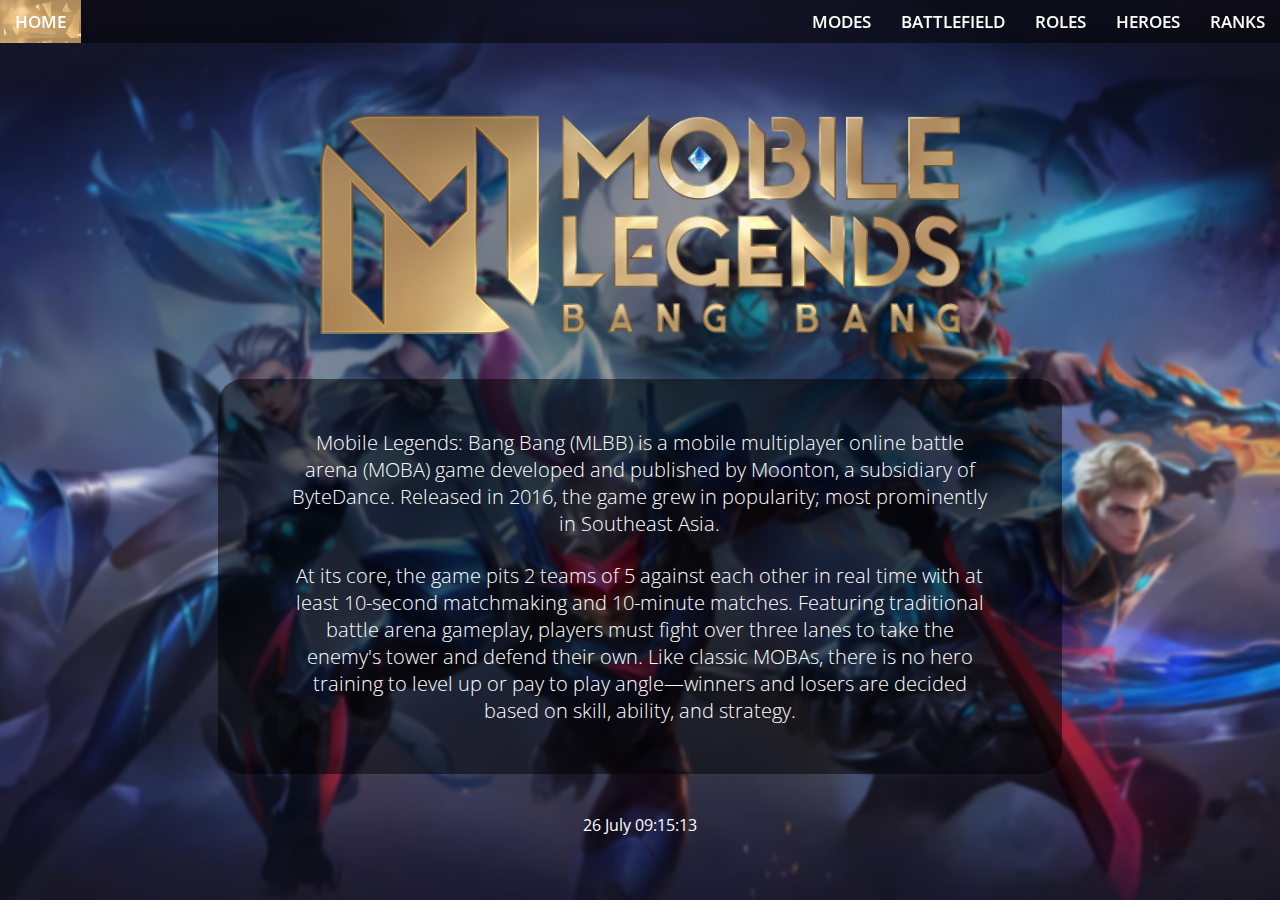
<file: index.html>
<!DOCTYPE html>
<html lang="en">
  <head>
    <meta charset="UTF-8" />
    <meta name="author" content="Mylana Herasymenko" />
    <meta name="description" content="Strona zaliczeniowa" />
    <meta name="keywords" content="MLBB, mobile legends, game" />
    <meta name="viewport" content="width=device-width, initial-scale=1.0" />

    <title>Home</title>
    <link rel="icon" type="image/x-icon" href="images/favicon.png" />
    <link rel="stylesheet" href="style_home.css" />
    <link rel="stylesheet" href="style_general.css" />
    <link rel="preconnect" href="https://fonts.googleapis.com" />
    <link rel="preconnect" href="https://fonts.gstatic.com" crossorigin />
    <link
      href="https://fonts.googleapis.com/css2?family=Lobster&family=Open+Sans:wght@300;400;600&family=Playfair+Display:wght@400;700;900&family=Roboto:wght@100;300;400;700&display=swap"
      rel="stylesheet"
    />
  </head>
  <body>
    <nav class="navbar">
      <ul>
        <li id="home" class="active">
          <a href="./index.html">Home</a>
        </li>
        <li><a href="./ranks.html">Ranks</a></li>
        <li><a href="./heroes.html">Heroes</a></li>
        <li><a href="./roles.html">Roles</a></li>
        <li><a href="./battlefeild.html">Battlefield</a></li>
        <li><a href="./modes.html">Modes</a></li>
      </ul>
    </nav>
    <!-- navbar -->

    <div id="main">
      <img id="logo" src="images/logo2.png" alt="MLBB logo" />
      <div id="text">
        <p id="para1">
          Mobile Legends: Bang Bang (MLBB) is a mobile multiplayer online battle
          arena (MOBA) game developed and published by Moonton, a subsidiary of
          ByteDance. Released in 2016, the game grew in popularity; most
          prominently in Southeast Asia.
        </p>
        <p>
          At its core, the game pits 2 teams of 5 against each other in real
          time with at least 10-second matchmaking and 10-minute matches.
          Featuring traditional battle arena gameplay, players must fight over
          three lanes to take the enemy's tower and defend their own. Like
          classic MOBAs, there is no hero training to level up or pay to play
          angle—winners and losers are decided based on skill, ability, and
          strategy.
        </p>
      </div>
      <!-- text -->
      <p id="dynamicDate"></p>
      <script>
        function getFormattedDate() {
          const months = [
            "January",
            "February",
            "March",
            "April",
            "May",
            "June",
            "July",
            "August",
            "September",
            "October",
            "November",
            "December",
          ];

          const now = new Date();
          const day = now.getDate();
          const month = months[now.getMonth()];
          const hours = now.getHours().toString().padStart(2, "0");
          const minutes = now.getMinutes().toString().padStart(2, "0");
          const seconds = now.getSeconds().toString().padStart(2, "0");

          const formattedDate = `${day} ${month} ${hours}:${minutes}:${seconds}`;
          return formattedDate;
        }

        // Example usage: Update the element with id="dynamicDate" every second
        function updateDynamicDate() {
          const dynamicDateElement = document.getElementById("dynamicDate");
          if (dynamicDateElement) {
            dynamicDateElement.textContent = getFormattedDate();
          }
        }

        // Initial update
        updateDynamicDate();

        // Update the dynamic date every second
        setInterval(updateDynamicDate, 1000);
      </script>
    </div>
    <!-- main -->
    <footer></footer>
  </body>
</html>
</file>
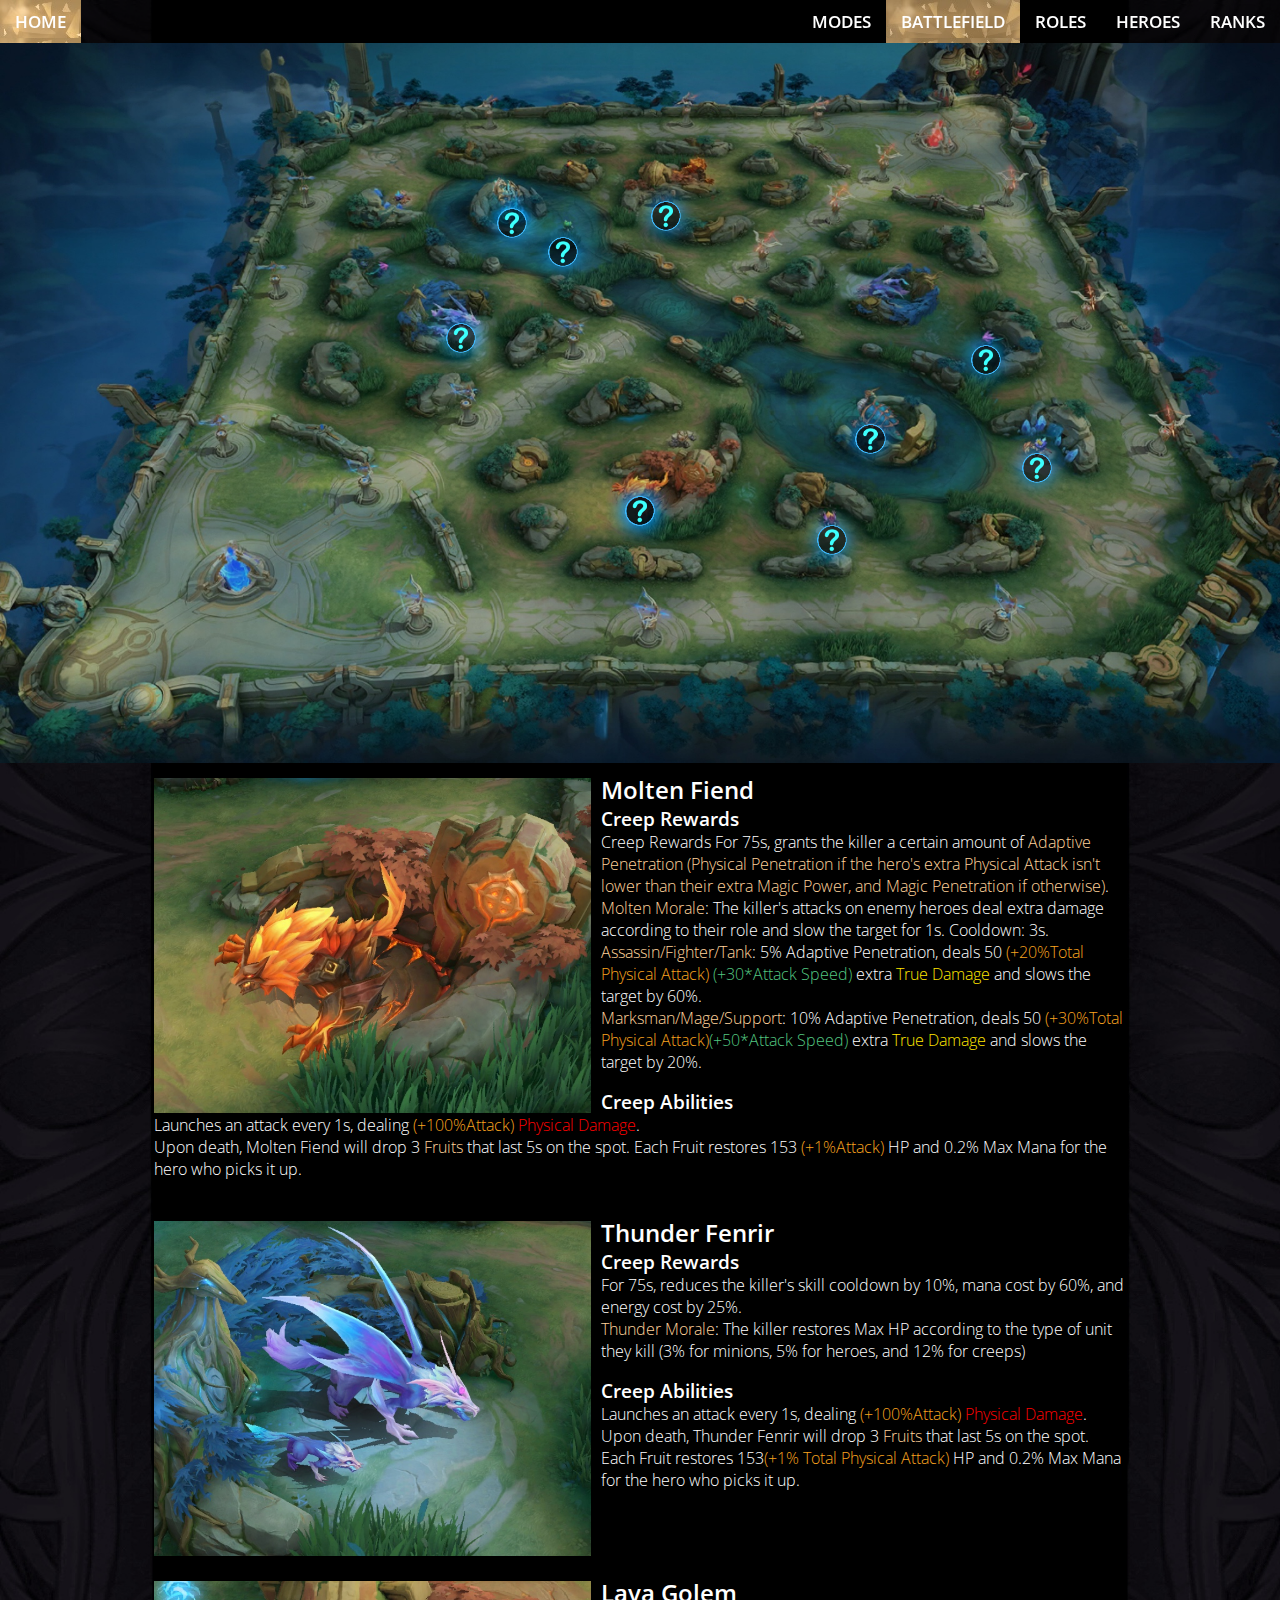
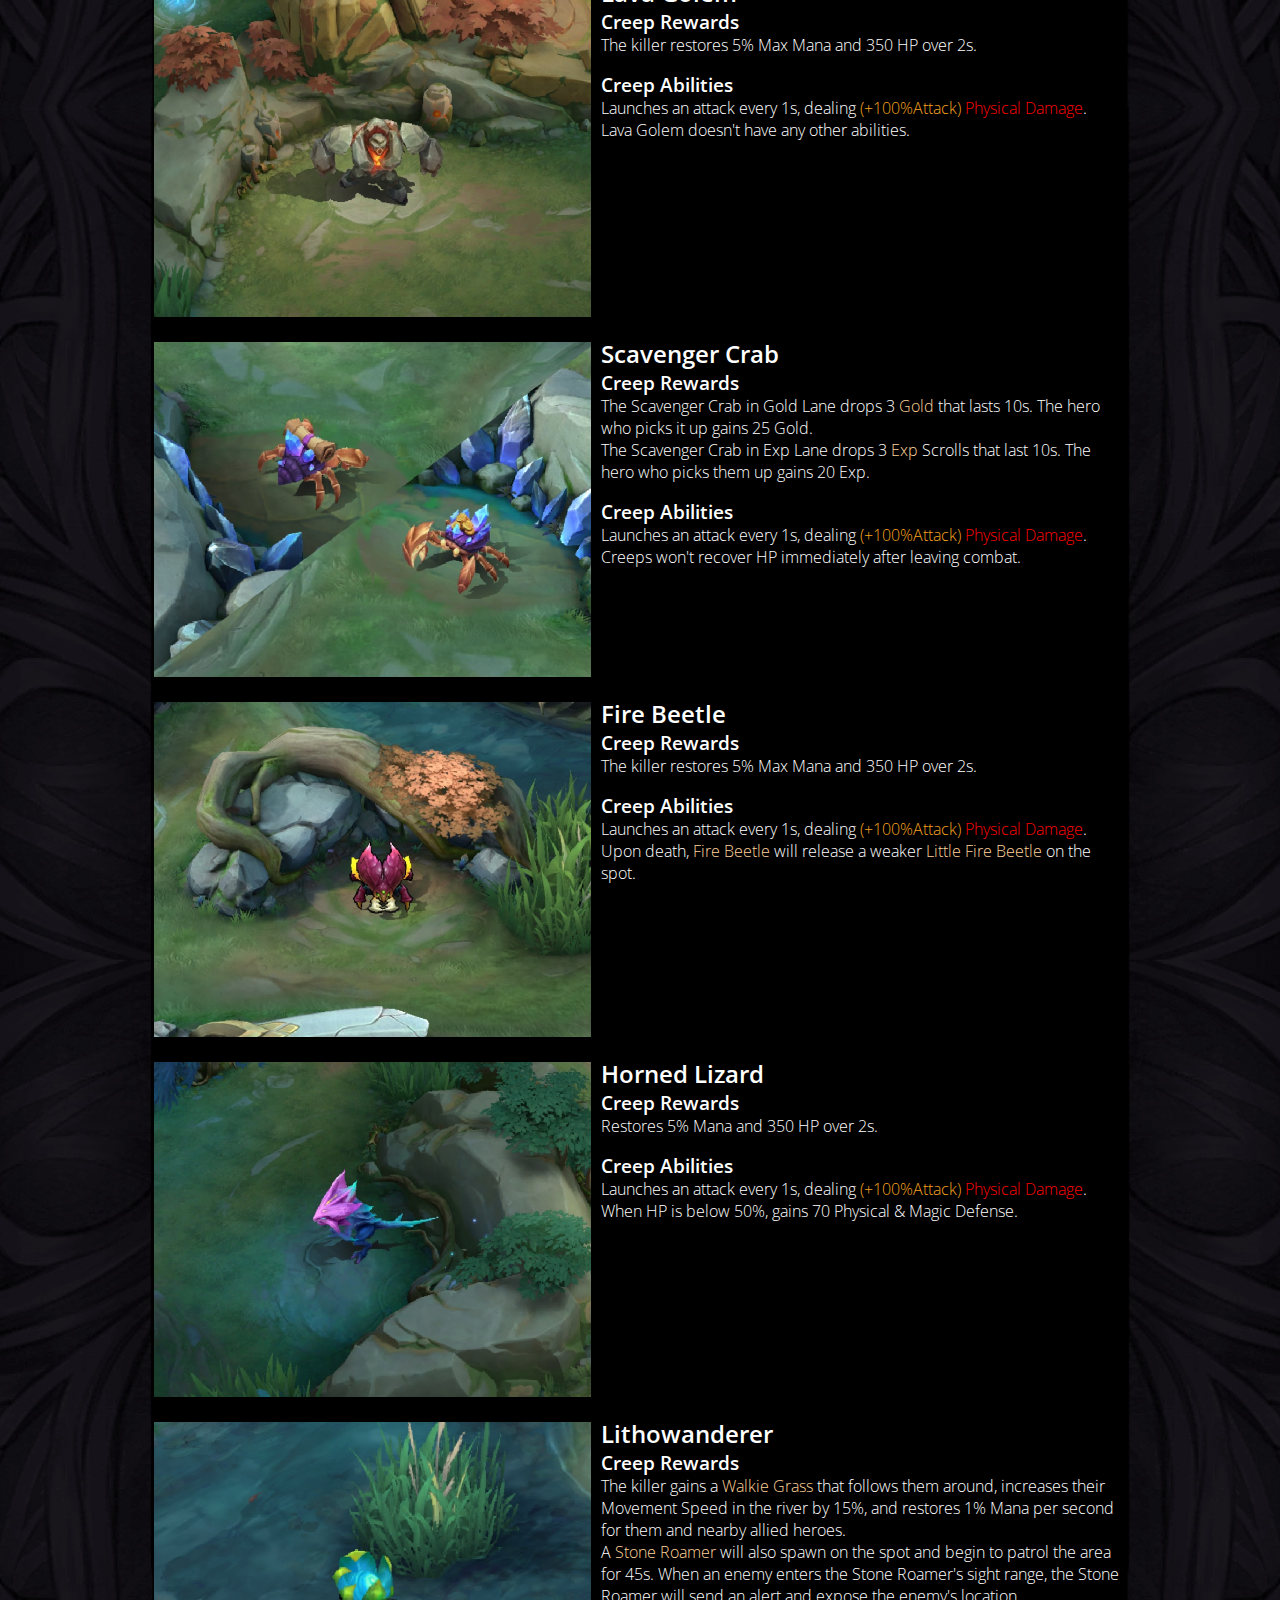
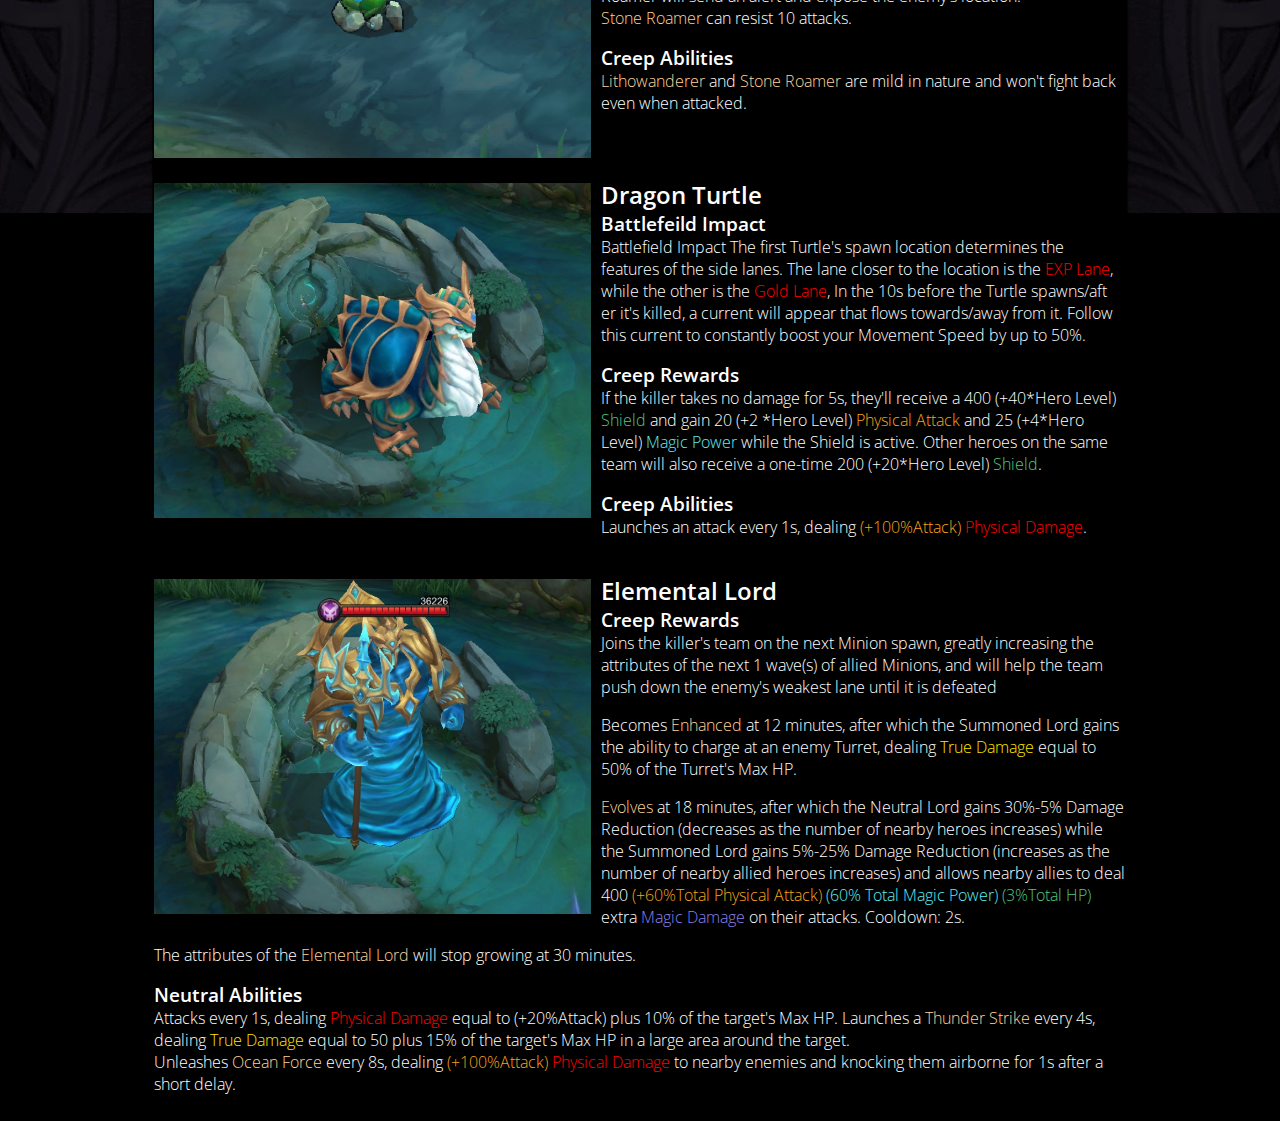
<file: battlefeild.html>
<!DOCTYPE html>
<html lang="en">
  <head>
    <meta charset="UTF-8" />
    <meta name="author" content="Mylana Herasymenko" />
    <meta name="description" content="Strona zaliczeniowa" />
    <meta name="keywords" content="MLBB, mobile legends, game" />
    <meta name="viewport" content="width=device-width, initial-scale=1.0" />

    <title>Battlefeild</title>
    <link rel="icon" type="image/x-icon" href="images/favicon.png" />
    <link rel="stylesheet" href="style_battlefeild.css" />
    <link rel="stylesheet" href="style_general.css" />
    <link rel="preconnect" href="https://fonts.googleapis.com" />
    <link rel="preconnect" href="https://fonts.gstatic.com" crossorigin />
    <link
      href="https://fonts.googleapis.com/css2?family=Lobster&family=Open+Sans:wght@300;400;600&family=Playfair+Display:wght@400;700;900&family=Roboto:wght@100;300;400;700&display=swap"
      rel="stylesheet"
    />
  </head>
  <body>
    <nav class="navbar">
      <ul>
        <li id="home">
          <a href="./index.html">Home</a>
        </li>
        <li><a href="./ranks.html">Ranks</a></li>
        <li><a href="./heroes.html">Heroes</a></li>
        <li><a href="./roles.html">Roles</a></li>
        <li class="active"><a href="./battlefeild.html">Battlefield</a></li>
        <li><a href="./modes.html">Modes</a></li>
      </ul>
    </nav>
    <!-- navbar -->

    <div class="resizableWindow" id="main">
      <div id="battlefeild">
        <a href="#orange"
          ><img
            class="map_animation"
            id="orange_b"
            src="images/Creeps/icon.png"
            alt="?"
        /></a>

        <a href="#orange"
          ><img
            class="map_animation"
            id="orange_b"
            src="images/Creeps/icon.png"
            alt="?"
        /></a>

        <a href="#purple"
          ><img
            class="map_animation"
            id="purple_b"
            src="images/Creeps/icon.png"
            alt="?"
        /></a>

        <a href="#golem"
          ><img
            class="map_animation"
            id="golem_b"
            src="images/Creeps/icon.png"
            alt="?"
        /></a>

        <a href="#crab"
          ><img
            class="map_animation"
            id="crab_b"
            src="images/Creeps/icon.png"
            alt="?"
        /></a>

        <a href="#beetle"
          ><img
            class="map_animation"
            id="beetle_b"
            src="images/Creeps/icon.png"
            alt="?"
        /></a>

        <a href="#lizard"
          ><img
            class="map_animation"
            id="lizard_b"
            src="images/Creeps/icon.png"
            alt="?"
        /></a>

        <a href="#lord"
          ><img
            class="map_animation"
            id="lord_b"
            src="images/Creeps/icon.png"
            alt="?"
        /></a>

        <a href="#turtle"
          ><img
            class="map_animation"
            id="turtle_b"
            src="images/Creeps/icon.png"
            alt="?"
        /></a>

        <a href="#speed"
          ><img
            class="map_animation"
            id="speed_b"
            src="images/Creeps/icon.png"
            alt="?"
        /></a>
      </div>
      <!-- line icons -->
    </div>
    <div id="creeps">
      <div class="container">
        <a id="orange"
          ><img
            class="icon"
            src="images/Creeps/orange.jpg"
            alt="Molten Fiend"
          />
        </a>
        <h2>Molten Fiend</h2>

        <h3>Creep Rewards</h3>
        <p>
          Creep Rewards For 75s, grants the killer a certain amount of
          <span class="yellow"
            >Adaptive Penetration (Physical Penetration if the hero's extra
            Physical Attack isn't lower than their extra Magic Power, and Magic
            Penetration if otherwise)</span
          >.
          <br />
          <span class="yellow">Molten Morale</span>: The killer's attacks on
          enemy heroes deal extra damage according to their role and slow the
          target for 1s. Cooldown: 3s.
          <br />
          <span class="yellow">Assassin/Fighter/Tank</span>: 5% Adaptive
          Penetration, deals 50
          <span class="orange">(+20%Total Physical Attack)</span>
          <span class="green">(+30*Attack Speed)</span> extra
          <span class="true_yellow">True Damage</span> and slows the target by
          60%.
          <br />
          <span class="yellow">Marksman/Mage/Support</span>: 10% Adaptive
          Penetration, deals 50
          <span class="orange">(+30%Total Physical Attack)</span
          ><span class="green">(+50*Attack Speed)</span> extra
          <span class="true_yellow">True Damage</span> and slows the target by
          20%.
        </p>
        <h3>Creep Abilities</h3>
        <p>
          Launches an attack every 1s, dealing
          <span class="orange">(+100%Attack)</span>
          <span class="red">Physical Damage</span>.
          <br />
          Upon death, Molten Fiend will drop 3
          <span class="yellow">Fruits</span> that last 5s on the spot. Each
          Fruit restores 153 <span class="orange">(+1%Attack)</span>
          HP and 0.2% Max Mana for the hero who picks it up.
        </p>
      </div>
      <!-- orange -->

      <div class="container">
        <a id="purple"
          ><img
            class="icon"
            src="images/Creeps/purple.jpg"
            alt="Thunder Fenrir"
          />
        </a>
        <h2>Thunder Fenrir</h2>

        <h3>Creep Rewards</h3>
        <p>
          For 75s, reduces the killer's skill cooldown by 10%, mana cost by 60%,
          and energy cost by 25%.
          <br />
          <span class="yellow">Thunder Morale</span>: The killer restores Max HP
          according to the type of unit they kill (3% for minions, 5% for
          heroes, and 12% for creeps)
        </p>
        <h3>Creep Abilities</h3>
        <p>
          Launches an attack every 1s, dealing
          <span class="orange">(+100%Attack)</span>
          <span class="red">Physical Damage</span>.
          <br />
          Upon death, Thunder Fenrir will drop 3
          <span class="yellow">Fruits</span> that last 5s on the spot. Each
          Fruit restores 153<span class="orange"
            >(+1% Total Physical Attack)</span
          >
          HP and 0.2% Max Mana for the hero who picks it up.
        </p>
      </div>
      <!-- purple -->

      <div class="container">
        <a id="golem"
          ><img class="icon" src="images/Creeps/golem.jpg" alt="Lava Golem" />
        </a>
        <h2>Lava Golem</h2>

        <h3>Creep Rewards</h3>
        <p>The killer restores 5% Max Mana and 350 HP over 2s.</p>
        <h3>Creep Abilities</h3>
        <p>
          Launches an attack every 1s, dealing
          <span class="orange">(+100%Attack)</span>
          <span class="red">Physical Damage</span>.
          <br />
          Lava Golem doesn't have any other abilities.
        </p>
      </div>
      <!-- golem -->

      <div class="container">
        <a id="crab"
          ><img
            class="icon"
            src="images/Creeps/crab.jpg"
            alt="Scavenger Crab"
          />
        </a>
        <h2>Scavenger Crab</h2>

        <h3>Creep Rewards</h3>
        <p>
          The Scavenger Crab in Gold Lane drops 3
          <span class="yellow">Gold</span> that lasts 10s. The hero who picks it
          up gains 25 Gold.
          <br />
          The Scavenger Crab in Exp Lane drops 3
          <span class="yellow">Exp</span> Scrolls that last 10s. The hero who
          picks them up gains 20 Exp.
        </p>
        <h3>Creep Abilities</h3>
        <p>
          Launches an attack every 1s, dealing
          <span class="orange">(+100%Attack)</span>
          <span class="red">Physical Damage</span>.
          <br />
          Creeps won't recover HP immediately after leaving combat.
        </p>
      </div>
      <!-- crab -->

      <div class="container">
        <a id="beetle"
          ><img class="icon" src="images/Creeps/beetle.jpg" alt="Fire Beetle" />
        </a>
        <h2>Fire Beetle</h2>

        <h3>Creep Rewards</h3>
        <p>The killer restores 5% Max Mana and 350 HP over 2s.</p>
        <h3>Creep Abilities</h3>
        <p>
          Launches an attack every 1s, dealing
          <span class="orange">(+100%Attack)</span>
          <span class="red">Physical Damage</span>.
          <br />
          Upon death, <span class="yellow">Fire Beetle</span> will release a
          weaker <span class="yellow">Little Fire Beetle</span> on the spot.
        </p>
      </div>
      <!-- beetle -->

      <div class="container">
        <a id="lizard"
          ><img
            class="icon"
            src="images/Creeps/lizard.jpg"
            alt="Horned Lizard"
          />
        </a>
        <h2>Horned Lizard</h2>

        <h3>Creep Rewards</h3>
        <p>Restores 5% Mana and 350 HP over 2s.</p>
        <h3>Creep Abilities</h3>
        <p>
          Launches an attack every 1s, dealing
          <span class="orange">(+100%Attack)</span>
          <span class="red">Physical Damage</span>.
          <br />
          When HP is below 50%, gains 70 Physical & Magic Defense.
        </p>
      </div>
      <!-- lizard -->

      <div class="container">
        <a id="speed"
          ><img
            class="icon"
            src="images/Creeps/speed.jpg"
            alt="Lithowanderer"
          />
        </a>
        <h2>Lithowanderer</h2>

        <h3>Creep Rewards</h3>
        <p>
          The killer gains a <span class="yellow">Walkie Grass</span> that
          follows them around, increases their Movement Speed in the river by
          15%, and restores 1% Mana per second for them and nearby allied
          heroes.
          <br />
          A <span class="yellow">Stone Roamer</span> will also spawn on the spot
          and begin to patrol the area for 45s. When an enemy enters the Stone
          Roamer's sight range, the Stone Roamer will send an alert and expose
          the enemy's location.
          <br />
          <span class="yellow">Stone Roamer</span> can resist 10 attacks.
        </p>
        <h3>Creep Abilities</h3>
        <p>
          <span class="yellow">Lithowanderer</span> and
          <span class="yellow">Stone Roamer</span> are mild in nature and won't
          fight back even when attacked.
        </p>
      </div>
      <!-- speed -->

      <div class="container">
        <a id="turtle"
          ><img
            class="icon"
            src="images/Creeps/turtle.jpg"
            alt="Dragon Turtle"
          />
        </a>
        <h2>Dragon Turtle</h2>

        <h3>Battlefeild Impact</h3>
        <p>
          Battlefield Impact The first Turtle's spawn location determines the
          features of the side lanes. The lane closer to the location is the
          <span class="red">EXP Lane</span>, while the other is the
          <span class="red">Gold Lane</span>, In the 10s before the Turtle
          spawns/aft er it's killed, a current will appear that flows
          towards/away from it. Follow this current to constantly boost your
          Movement Speed by up to 50%.
        </p>

        <h3>Creep Rewards</h3>
        <p>
          If the killer takes no damage for 5s, they'll receive a 400 (+40*Hero
          Level) <span class="green">Shield</span> and gain 20 (+2 *Hero Level)
          <span class="orange">Physical Attack</span> and 25 (+4*Hero Level)
          <span class="blue">Magic Power</span> while the Shield is active.
          Other heroes on the same team will also receive a one-time 200
          (+20*Hero Level) <span class="green">Shield</span>.
        </p>

        <h3>Creep Abilities</h3>
        <p>
          Launches an attack every 1s, dealing
          <span class="orange">(+100%Attack)</span>
          <span class="red">Physical Damage</span>.
        </p>
      </div>
      <!-- turtle -->

      <div class="container">
        <a id="lord"
          ><img
            class="icon"
            src="images/Creeps/lord.jpg"
            alt="Elemental Lord"
          />
        </a>
        <h2>Elemental Lord</h2>

        <h3>Creep Rewards</h3>
        <p>
          Joins the killer's team on the next Minion spawn, greatly increasing
          the attributes of the next 1 wave(s) of allied Minions, and will help
          the team push down the enemy's weakest lane until it is defeated
        </p>
        <p>
          Becomes <span class="yellow">Enhanced</span> at 12 minutes, after
          which the Summoned Lord gains the ability to charge at an enemy
          Turret, dealing <span class="true_yellow">True Damage</span> equal to
          50% of the Turret's Max HP.
        </p>
        <p>
          <span class="yellow">Evolves</span> at 18 minutes, after which the
          Neutral Lord gains 30%-5% Damage Reduction (decreases as the number of
          nearby heroes increases) while the Summoned Lord gains 5%-25% Damage
          Reduction (increases as the number of nearby allied heroes increases)
          and allows nearby allies to deal 400
          <span class="orange">(+60%Total Physical Attack)</span>
          <span class="blue">(60% Total Magic Power)</span>
          <span class="green">(3%Total HP)</span> extra
          <span class="purple">Magic Damage</span> on their attacks. Cooldown:
          2s.
        </p>
        <p>
          The attributes of the <span class="yellow">Elemental Lord</span> will
          stop growing at 30 minutes.
        </p>

        <h3>Neutral Abilities</h3>
        <p>
          Attacks every 1s, dealing
          <span class="red">Physical Damage</span> equal to (+20%Attack) plus
          10% of the target's Max HP. Launches a
          <span class="yellow">Thunder Strike</span> every 4s, dealing
          <span class="true_yellow">True Damage</span> equal to 50 plus 15% of
          the target's Max HP in a large area around the target.
          <br />
          Unleashes <span class="yellow">Ocean Force</span>
          every 8s, dealing
          <span class="orange">(+100%Attack)</span>
          <span class="red">Physical Damage</span> to nearby enemies and
          knocking them airborne for 1s after a short delay.
        </p>
      </div>
      <!-- lord -->
    </div>
    <!-- main -->

    <script src="script.js"></script>
  </body>
</html>
</file>
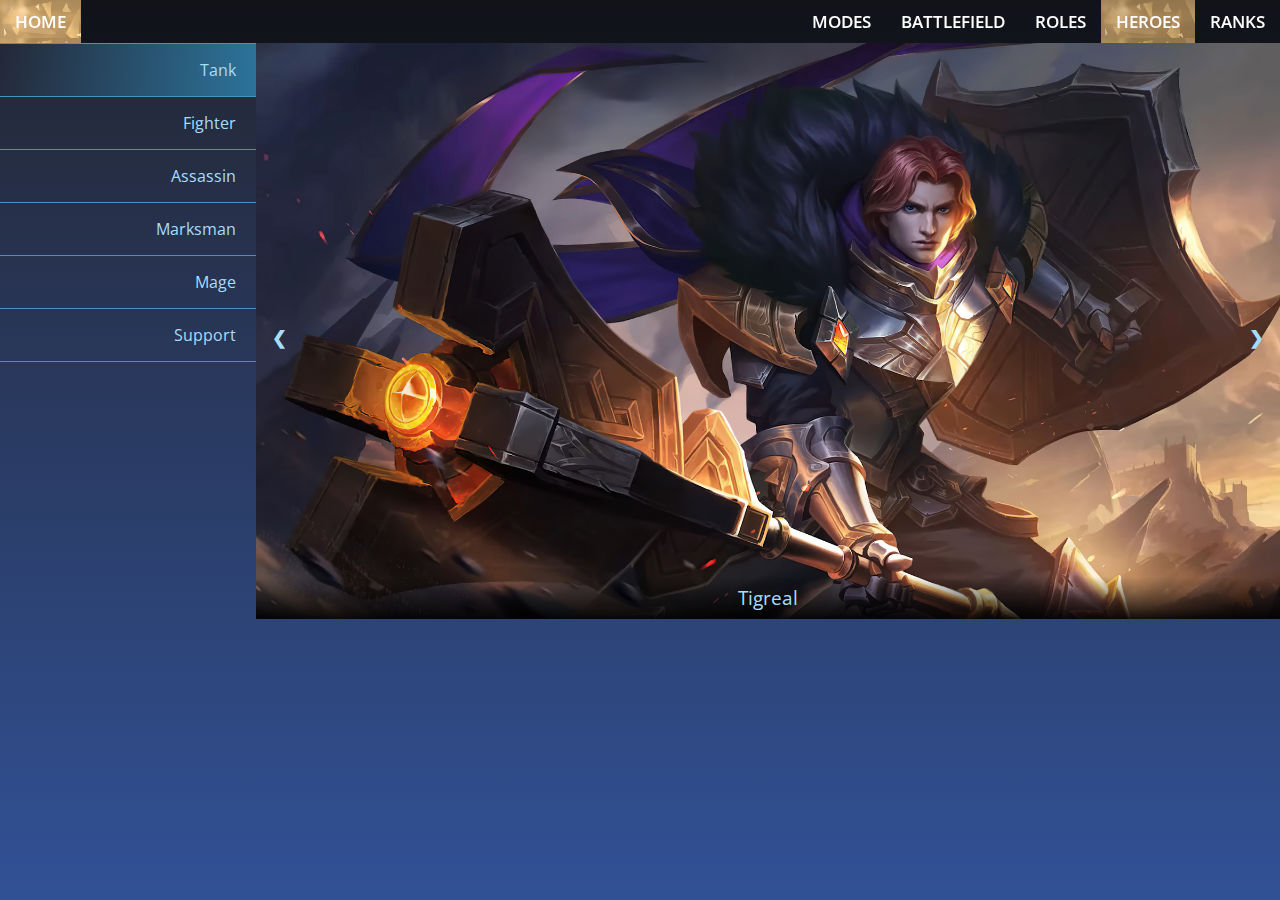
<file: heroes.html>
<!DOCTYPE html>
<html lang="en">
  <head>
    <meta charset="UTF-8" />
    <meta name="author" content="Mylana Herasymenko" />
    <meta name="description" content="Strona zaliczeniowa" />
    <meta name="keywords" content="MLBB, mobile legends, game" />

    <meta name="viewport" content="width=device-width, initial-scale=1.0" />

    <title>Heroes</title>
    <link rel="icon" type="image/x-icon" href="images/favicon.png" />
    <link rel="stylesheet" href="style_heroes.css" />
    <link rel="stylesheet" href="style_general.css" />
    <link rel="preconnect" href="https://fonts.googleapis.com" />
    <link rel="preconnect" href="https://fonts.gstatic.com" crossorigin />
    <link
      href="https://fonts.googleapis.com/css2?family=Lobster&family=Open+Sans:wght@300;400;600&family=Playfair+Display:wght@400;700;900&family=Roboto:wght@100;300;400;700&display=swap"
      rel="stylesheet"
    />
  </head>
  <body>
    <nav class="navbar">
      <ul>
        <li id="home">
          <a href="./index.html">Home</a>
        </li>
        <li><a href="./ranks.html">Ranks</a></li>
        <li class="active"><a href="./heroes.html">Heroes</a></li>
        <li><a href="./roles.html">Roles</a></li>
        <li><a href="./battlefeild.html">Battlefield</a></li>
        <li><a href="./modes.html">Modes</a></li>
      </ul>
    </nav>
    <!-- navbar -->

    <div id="main">
      <div id="role">
        <p style="border-top: 1px rgb(68, 148, 192) solid" class="active_p">
          Tank
        </p>
        <p>Fighter</p>
        <p>Assassin</p>
        <p>Marksman</p>
        <p>Mage</p>
        <p>Support</p>
      </div>
      <div id="slider">
        <div id="tank">
          <div class="slideshow-container">
            <div class="mySlides1 fade">
              <img
                src="images/Heroes/Tank/tigreal.jpg"
                alt="Tigreal"
                style="width: 100%"
              />
              <div class="text">Tigreal</div>
            </div>

            <div class="mySlides1 fade">
              <img
                src="images/Heroes/Tank/franco.jpg"
                alt="Franko"
                style="width: 100%"
              />
              <div class="text">Franko</div>
            </div>

            <div class="mySlides1 fade">
              <img
                src="images/Heroes/Tank/akai.jpg"
                alt="Akai"
                style="width: 100%"
              />
              <div class="text">Akai</div>
            </div>

            <div class="mySlides1 fade">
              <img
                src="images/Heroes/Tank/alice.jpg"
                alt="Alice"
                style="width: 100%"
              />
              <div class="text">Alice</div>
            </div>

            <div class="mySlides1 fade">
              <img
                src="images/Heroes/Tank/khufra.jpg"
                alt="Khufra"
                style="width: 100%"
              />
              <div class="text">Khufra</div>
            </div>

            <div class="mySlides1 fade">
              <img
                src="images/Heroes/Tank/lolita.jpg"
                alt="Lolita"
                style="width: 100%"
              />
              <div class="text">Lolita</div>
            </div>

            <a class="prev" onclick="plusSlides(-1, 0)">❮</a>
            <a class="next" onclick="plusSlides(1, 0)">❯</a>
          </div>
        </div>
        <!-- tank -->
        <div id="fighter">
          <div class="slideshow-container">
            <div class="mySlides2 fade">
              <img
                src="images/Heroes/Fighter/dyrroth.jpg"
                alt="Dyrroth"
                style="width: 100%"
              />
              <div class="text">Dyrroth</div>
            </div>

            <div class="mySlides2 fade">
              <img
                src="images/Heroes/Fighter/freya.jpg"
                alt="Freya"
                style="width: 100%"
              />
              <div class="text">Freya</div>
            </div>

            <div class="mySlides2 fade">
              <img
                src="images/Heroes/Fighter/alucard.jpg"
                alt="Alucard"
                style="width: 100%"
              />
              <div class="text">Alucard</div>
            </div>

            <div class="mySlides2 fade">
              <img
                src="images/Heroes/Fighter/martis.jpg"
                alt="Martis"
                style="width: 100%"
              />
              <div class="text">Martis</div>
            </div>

            <div class="mySlides2 fade">
              <img
                src="images/Heroes/Fighter/guinevere.jpg"
                alt="Guinevere"
                style="width: 100%"
              />
              <div class="text">Guinevere</div>
            </div>

            <div class="mySlides2 fade">
              <img
                src="images/Heroes/Fighter/ruby.jpg"
                alt="Ruby"
                style="width: 100%"
              />
              <div class="text">Ruby</div>
            </div>

            <a class="prev" onclick="plusSlides(-1, 1)">❮</a>
            <a class="next" onclick="plusSlides(1, 1)">❯</a>
          </div>
        </div>
        <!-- fighter -->

        <div id="assassin">
          <div class="slideshow-container">
            <div class="mySlides3 fade">
              <img
                src="images/Heroes/Assassin/fanny.jpg"
                alt="Fanny"
                style="width: 100%"
              />
              <div class="text">Fanny</div>
            </div>

            <div class="mySlides3 fade">
              <img
                src="images/Heroes/Assassin/benedetta.jpg"
                alt="Benedetta"
                style="width: 100%"
              />
              <div class="text">Benedetta</div>
            </div>

            <div class="mySlides3 fade">
              <img
                src="images/Heroes/Assassin/hayabusa.jpg"
                alt="Hayabusa"
                style="width: 100%"
              />
              <div class="text">Hayabusa</div>
            </div>

            <div class="mySlides3 fade">
              <img
                src="images/Heroes/Assassin/ling.jpg"
                alt="Ling"
                style="width: 100%"
              />
              <div class="text">Ling</div>
            </div>

            <div class="mySlides3 fade">
              <img
                src="images/Heroes/Assassin/gusion.jpg"
                alt="Gusion"
                style="width: 100%"
              />
              <div class="text">Gusion</div>
            </div>
            <a class="prev" onclick="plusSlides(-1, 2)">❮</a>
            <a class="next" onclick="plusSlides(1, 2)">❯</a>
          </div>
        </div>
        <!-- assassin -->

        <div id="mm">
          <div class="slideshow-container">
            <div class="mySlides4 fade">
              <img
                src="images/Heroes/MM/layla.jpg"
                alt="Layla"
                style="width: 100%"
              />
              <div class="text">Layla</div>
            </div>

            <div class="mySlides4 fade">
              <img
                src="images/Heroes/MM/claude.jpg"
                alt="Claude"
                style="width: 100%"
              />
              <div class="text">Claude</div>
            </div>

            <div class="mySlides4 fade">
              <img
                src="images/Heroes/MM/wanwan.jpg"
                alt="Wanwan"
                style="width: 100%"
              />
              <div class="text">Wanwan</div>
            </div>

            <div class="mySlides4 fade">
              <img
                src="images/Heroes/MM/hanabi.jpg"
                alt="Hanabi"
                style="width: 100%"
              />
              <div class="text">Hanabi</div>
            </div>

            <div class="mySlides4 fade">
              <img
                src="images/Heroes/MM/brody.jpg"
                alt="Brody"
                style="width: 100%"
              />
              <div class="text">Brody</div>
            </div>

            <a class="prev" onclick="plusSlides(-1, 3)">❮</a>
            <a class="next" onclick="plusSlides(1, 3)">❯</a>
          </div>
        </div>
        <!-- mm -->

        <div id="mage">
          <div class="slideshow-container">
            <div class="mySlides5 fade">
              <img
                src="images/Heroes/Mage/lunox.jpg"
                alt="Lunox"
                style="width: 100%"
              />
              <div class="text">Lunox</div>
            </div>

            <div class="mySlides5 fade">
              <img
                src="images/Heroes/Mage/vale.jpg"
                alt="Vale"
                style="width: 100%"
              />
              <div class="text">Vale</div>
            </div>

            <div class="mySlides5 fade">
              <img
                src="images/Heroes/Mage/valir.jpg"
                alt="Valir"
                style="width: 100%"
              />
              <div class="text">Valir</div>
            </div>

            <div class="mySlides5 fade">
              <img
                src="images/Heroes/Mage/kagura.jpg"
                alt="Kagura"
                style="width: 100%"
              />
              <div class="text">Kagura</div>
            </div>

            <div class="mySlides5 fade">
              <img
                src="images/Heroes/Mage/nana.jpg"
                alt="Nana"
                style="width: 100%"
              />
              <div class="text">Nana</div>
            </div>

            <a class="prev" onclick="plusSlides(-1, 4)">❮</a>
            <a class="next" onclick="plusSlides(1, 4)">❯</a>
          </div>
        </div>
        <!-- mage -->

        <div id="supp">
          <div class="slideshow-container">
            <div class="mySlides6 fade">
              <img
                src="images/Heroes/Supp/mathilda.jpg"
                alt="Mathilda"
                style="width: 100%"
              />
              <div class="text">Mathilda</div>
            </div>

            <div class="mySlides6 fade">
              <img
                src="images/Heroes/Supp/diggie.jpg"
                alt="Diggie"
                style="width: 100%"
              />
              <div class="text">Diggie</div>
            </div>

            <div class="mySlides6 fade">
              <img
                src="images/Heroes/Supp/floryn.jpg"
                alt="Floryn"
                style="width: 100%"
              />
              <div class="text">Floryn</div>
            </div>

            <div class="mySlides6 fade">
              <img
                src="images/Heroes/Supp/estes.jpg"
                alt="Estes"
                style="width: 100%"
              />
              <div class="text">Estes</div>
            </div>

            <a class="prev" onclick="plusSlides(-1, 5)">❮</a>
            <a class="next" onclick="plusSlides(1, 5)">❯</a>
          </div>
        </div>
      </div>
      <!-- slider -->
      <script>
        let slideIndex = [1, 1, 1, 1, 1, 1];
        /* Class the members of each slideshow group with different CSS classes */
        let slideId = [
          "mySlides1",
          "mySlides2",
          "mySlides3",
          "mySlides4",
          "mySlides5",
          "mySlides6",
        ];
        showSlides(1, 0);
        showSlides(1, 1);
        showSlides(1, 2);
        showSlides(1, 3);
        showSlides(1, 4);
        showSlides(1, 5);

        function plusSlides(n, no) {
          showSlides((slideIndex[no] += n), no);
        }

        function showSlides(n, no) {
          let i;
          let x = document.getElementsByClassName(slideId[no]);
          if (n > x.length) {
            slideIndex[no] = 1;
          }
          if (n < 1) {
            slideIndex[no] = x.length;
          }
          for (i = 0; i < x.length; i++) {
            x[i].style.display = "none";
          }
          x[slideIndex[no] - 1].style.display = "block";
        }
        document.addEventListener("DOMContentLoaded", function () {
          var roleElements = document.querySelectorAll("#role > p");
          var tank = document.getElementById("tank");
          var fighter = document.getElementById("fighter");
          var assassin = document.getElementById("assassin");
          var mm = document.getElementById("mm");
          var mage = document.getElementById("mage");
          var supp = document.getElementById("supp");

          roleElements.forEach(function (element) {
            element.addEventListener("click", function () {
              // Remove the 'active_p' class from all elements
              roleElements.forEach(function (el) {
                el.classList.remove("active_p");
              });

              // Add the 'active_p' class to the clicked element
              element.classList.add("active_p");

              // Check if the clicked element is the first one (Tank)
              if (
                element === roleElements[0] &&
                !tank.classList.contains("active_p")
              ) {
                tank.style.display = "block";
              } else {
                tank.style.display = "none";
              }

              if (
                element === roleElements[1] &&
                !fighter.classList.contains("active_p")
              ) {
                fighter.style.display = "block";
              } else {
                fighter.style.display = "none";
              }

              if (
                element === roleElements[2] &&
                !assassin.classList.contains("active_p")
              ) {
                assassin.style.display = "block";
              } else {
                assassin.style.display = "none";
              }

              if (
                element === roleElements[3] &&
                !mm.classList.contains("active_p")
              ) {
                mm.style.display = "block";
              } else {
                mm.style.display = "none";
              }

              if (
                element === roleElements[4] &&
                !mage.classList.contains("active_p")
              ) {
                mage.style.display = "block";
              } else {
                mage.style.display = "none";
              }

              if (
                element === roleElements[5] &&
                !supp.classList.contains("active_p")
              ) {
                supp.style.display = "block";
              } else {
                supp.style.display = "none";
              }
            });
          });

          // Your existing code for handling the slideshow (plusSlides and currentSlide functions)
        });
      </script>
    </div>
    <!-- main -->
    <footer></footer>
  </body>
</html>
</file>
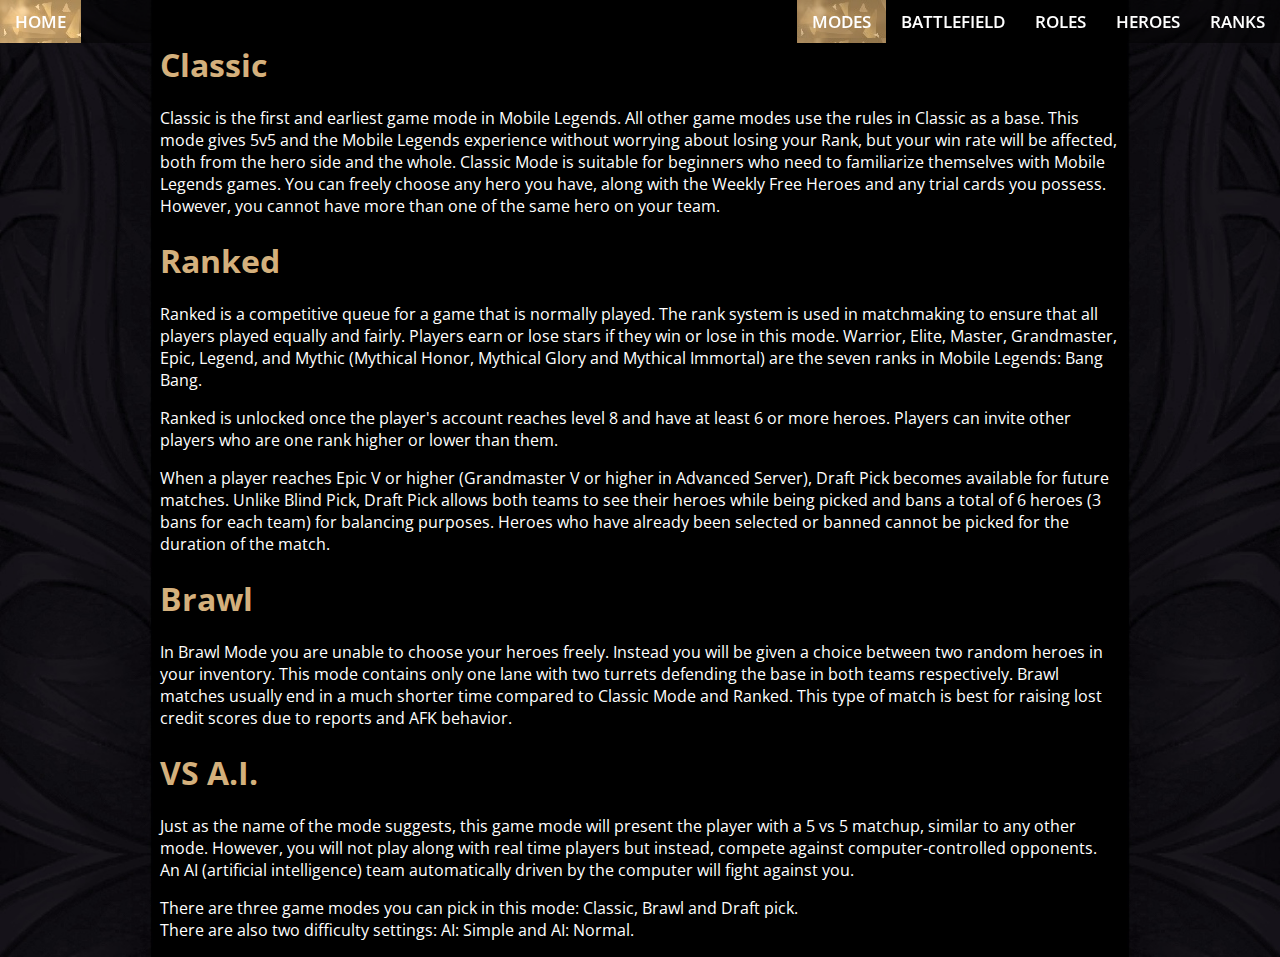
<file: modes.html>
<!DOCTYPE html>
<html lang="en">
  <head>
    <meta charset="UTF-8" />
    <meta name="author" content="Mylana Herasymenko" />
    <meta name="description" content="Strona zaliczeniowa" />
    <meta name="keywords" content="MLBB, mobile legends, game" />
    <meta name="viewport" content="width=device-width, initial-scale=1.0" />

    <title>Modes</title>
    <link rel="icon" type="image/x-icon" href="./images/favicon.png" />
    <link rel="stylesheet" href="style_modes.css" />
    <link rel="stylesheet" href="style_general.css" />
    <link rel="preconnect" href="https://fonts.googleapis.com" />
    <link rel="preconnect" href="https://fonts.gstatic.com" crossorigin />
    <link
      href="https://fonts.googleapis.com/css2?family=Lobster&family=Open+Sans:wght@300;400;600&family=Playfair+Display:wght@400;700;900&family=Roboto:wght@100;300;400;700&display=swap"
      rel="stylesheet"
    />
  </head>
  <body>
    <nav class="navbar">
      <ul>
        <li id="home">
          <a href="./index.html">Home</a>
        </li>
        <li><a href="./ranks.html">Ranks</a></li>
        <li><a href="./heroes.html">Heroes</a></li>
        <li><a href="./roles.html">Roles</a></li>
        <li><a href="./battlefeild.html">Battlefield</a></li>
        <li class="active"><a href="./modes.html">Modes</a></li>
      </ul>
    </nav>
    <!-- navbar -->

    <div id="main">
      <div id="classic">
        <h1>Classic</h1>
        <p>
          Classic is the first and earliest game mode in Mobile Legends. All
          other game modes use the rules in Classic as a base. This mode gives
          5v5 and the Mobile Legends experience without worrying about losing
          your Rank, but your win rate will be affected, both from the hero side
          and the whole. Classic Mode is suitable for beginners who need to
          familiarize themselves with Mobile Legends games. You can freely
          choose any hero you have, along with the Weekly Free Heroes and any
          trial cards you possess. However, you cannot have more than one of the
          same hero on your team.
        </p>
      </div>

      <div id="rank">
        <h1>Ranked</h1>
        <p>
          Ranked is a competitive queue for a game that is normally played. The
          rank system is used in matchmaking to ensure that all players played
          equally and fairly. Players earn or lose stars if they win or lose in
          this mode. Warrior, Elite, Master, Grandmaster, Epic, Legend, and
          Mythic (Mythical Honor, Mythical Glory and Mythical Immortal) are the
          seven ranks in Mobile Legends: Bang Bang.
        </p>
        <p>
          Ranked is unlocked once the player's account reaches level 8 and have
          at least 6 or more heroes. Players can invite other players who are
          one rank higher or lower than them.
        </p>
        <p>
          When a player reaches Epic V or higher (Grandmaster V or higher in
          Advanced Server), Draft Pick becomes available for future matches.
          Unlike Blind Pick, Draft Pick allows both teams to see their heroes
          while being picked and bans a total of 6 heroes (3 bans for each team)
          for balancing purposes. Heroes who have already been selected or
          banned cannot be picked for the duration of the match.
        </p>
      </div>

      <div id="brawl">
        <h1>Brawl</h1>
        <p>
          In Brawl Mode you are unable to choose your heroes freely. Instead you
          will be given a choice between two random heroes in your inventory.
          This mode contains only one lane with two turrets defending the base
          in both teams respectively. Brawl matches usually end in a much
          shorter time compared to Classic Mode and Ranked. This type of match
          is best for raising lost credit scores due to reports and AFK
          behavior.
        </p>
      </div>
      <div id="ai">
        <h1>VS A.I.</h1>
        <p>
          Just as the name of the mode suggests, this game mode will present the
          player with a 5 vs 5 matchup, similar to any other mode. However, you
          will not play along with real time players but instead, compete
          against computer-controlled opponents. An AI (artificial intelligence)
          team automatically driven by the computer will fight against you.
        </p>
        <p>
          There are three game modes you can pick in this mode: Classic, Brawl
          and Draft pick.
          <br />
          There are also two difficulty settings: AI: Simple and AI: Normal.
        </p>
      </div>
    </div>
    <!-- main -->
  </body>
</html>
</file>
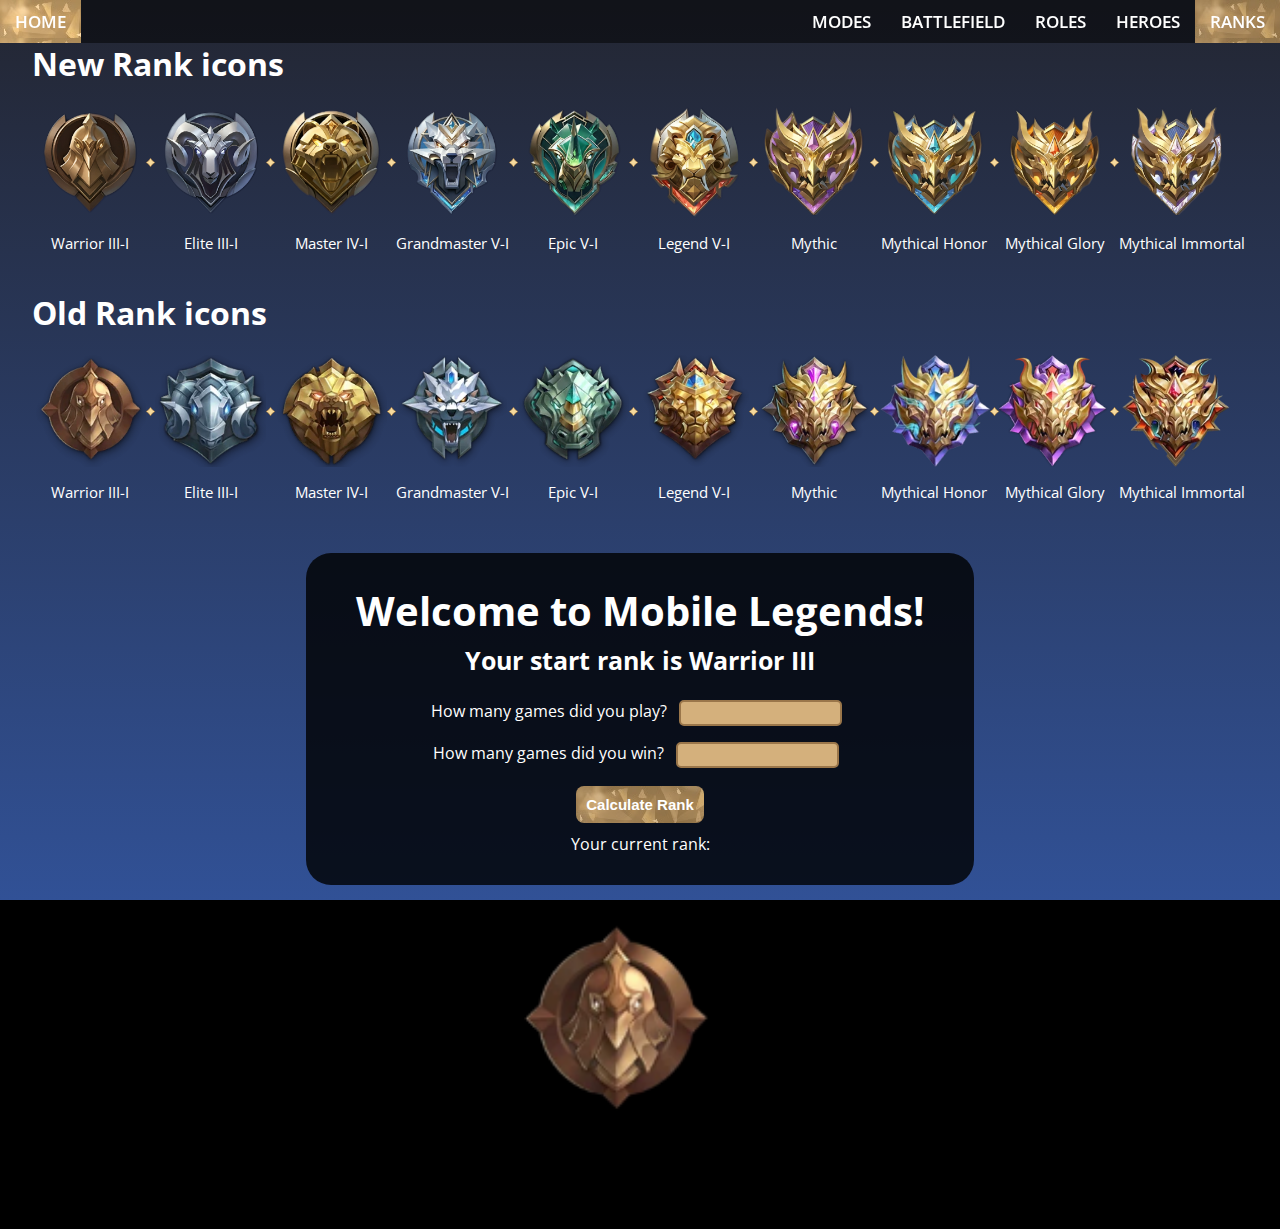
<file: ranks.html>
<!DOCTYPE html>
<html lang="en">
  <head>
    <meta charset="UTF-8" />
    <meta name="author" content="Mylana Herasymenko" />
    <meta name="description" content="Strona zaliczeniowa" />
    <meta name="keywords" content="MLBB, mobile legends, game" />
    <meta name="viewport" content="width=device-width, initial-scale=1.0" />

    <title>Ranks</title>
    <link rel="icon" type="image/x-icon" href="images/favicon.png" />
    <link rel="stylesheet" href="style_ranks.css" />
    <link rel="stylesheet" href="style_general.css" />
    <link rel="preconnect" href="https://fonts.googleapis.com" />
    <link rel="preconnect" href="https://fonts.gstatic.com" crossorigin />
    <link
      href="https://fonts.googleapis.com/css2?family=Lobster&family=Open+Sans:wght@300;400;600&family=Playfair+Display:wght@400;700;900&family=Roboto:wght@100;300;400;700&display=swap"
      rel="stylesheet"
    />
  </head>
  <body>
    <nav class="navbar">
      <ul>
        <li id="home">
          <a href="./index.html">Home</a>
        </li>
        <li class="active"><a href="./ranks.html">Ranks</a></li>
        <li><a href="./heroes.html">Heroes</a></li>
        <li><a href="./roles.html">Roles</a></li>
        <li><a href="./battlefeild.html">Battlefield</a></li>
        <li><a href="./modes.html">Modes</a></li>
      </ul>
    </nav>
    <!-- navbar -->
    <div id="main">
      <h1>New Rank icons</h1>
      <div id="new">
        <img
          class="icon"
          src="images/Rank/New/warrior_new.png"
          alt="Warrior"
        />

        <img class="star" src="images/Rank/point.png" alt="*" />

        <img class="icon" src="images/Rank/New/elite_new.png" alt="Elite" />
        <img class="star" src="images/Rank/point.png" alt="*" />

        <img class="icon" src="images/Rank/New/master_new.png" alt="Master" />
        <img class="star" src="images/Rank/point.png" alt="*" />

        <img
          class="icon"
          src="images/Rank/New/grandmaster_new.png"
          alt="Grandmaster"
        />
        <img class="star" src="images/Rank/point.png" alt="*" />

        <img class="icon" src="images/Rank/New/epic_new.png" alt="Epic" />
        <img class="star" src="images/Rank/point.png" alt="*" />

        <img class="icon" src="images/Rank/New/legend_new.png" alt="Legeng" />
        <img class="star" src="images/Rank/point.png" alt="*" />

        <img class="icon" src="images/Rank/New/mythic_new.png" alt="Mythic" />
        <img class="star" src="images/Rank/point.png" alt="*" />

        <img
          class="icon"
          src="images/Rank/New/honor_new.png"
          alt="Mythical Honor"
        />
        <img class="star" src="images/Rank/point.png" alt="*" />

        <img
          class="icon"
          src="images/Rank/New/glory_new.png"
          alt="Mythical Glory"
        />
        <img class="star" src="images/Rank/point.png" alt="*" />

        <img
          class="icon"
          src="images/Rank/New/immortal_new.png"
          alt="Mythical Immortal"
        />
        <p>Warrior III-I</p>
        <div></div>
        <p>Elite III-I</p>
        <div></div>
        <p>Master IV-I</p>
        <div></div>
        <p>Grandmaster V-I</p>
        <div></div>
        <p>Epic V-I</p>
        <div></div>
        <p>Legend V-I</p>
        <div></div>
        <p>Mythic</p>
        <div></div>
        <p>Mythical Honor</p>
        <div></div>
        <p>Mythical Glory</p>
        <div></div>
        <p>Mythical Immortal</p>
      </div>
      <!-- new -->
      <h1>Old Rank icons</h1>
      <div id="old">
        <img
          class="icon"
          src="images/Rank/Old/warrior_old.webp"
          alt="Warrior"
        />

        <img class="star" src="images/Rank/point.png" alt="*" />

        <img class="icon" src="images/Rank/Old/elite.webp" alt="Elite" />
        <img class="star" src="images/Rank/point.png" alt="*" />

        <img class="icon" src="images/Rank/Old/master_old.webp" alt="Master" />
        <img class="star" src="images/Rank/point.png" alt="*" />

        <img
          class="icon"
          src="images/Rank/Old/grandmaster_old.webp"
          alt="Grandmaster"
        />
        <img class="star" src="images/Rank/point.png" alt="*" />

        <img class="icon" src="images/Rank/Old/epic_old.webp" alt="Epic" />
        <img class="star" src="images/Rank/point.png" alt="*" />

        <img class="icon" src="images/Rank/Old/legend_old.webp" alt="Legeng" />
        <img class="star" src="images/Rank/point.png" alt="*" />

        <img class="icon" src="images/Rank/Old/mythic.webp" alt="Mythic" />
        <img class="star" src="images/Rank/point.png" alt="*" />

        <img
          class="icon"
          src="images/Rank/Old/honor_old.webp"
          alt="Mythical Honor"
        />
        <img class="star" src="images/Rank/point.png" alt="*" />

        <img
          class="icon"
          src="images/Rank/Old/glory_old.webp"
          alt="Mythical Glory"
        />
        <img class="star" src="images/Rank/point.png" alt="*" />

        <img
          class="icon"
          src="images/Rank/Old/immortal_old.webp"
          alt="Mythical Immortal"
        />
        <p>Warrior III-I</p>
        <div></div>
        <p>Elite III-I</p>
        <div></div>
        <p>Master IV-I</p>
        <div></div>
        <p>Grandmaster V-I</p>
        <div></div>
        <p>Epic V-I</p>
        <div></div>
        <p>Legend V-I</p>
        <div></div>
        <p>Mythic</p>
        <div></div>
        <p>Mythical Honor</p>
        <div></div>
        <p>Mythical Glory</p>
        <div></div>
        <p>Mythical Immortal</p>
      </div>
      <!-- old -->
      <div id="form">
        <h2>Welcome to Mobile Legends!</h2>
        <h3>Your start rank is Warrior III</h3>

        <form id="mlbbForm">
          <label for="gamesPlayed">How many games did you play?</label>
          <input type="number" id="gamesPlayed" required />
          <br />
          <label for="gamesWon">How many games did you win?</label>
          <input type="number" id="gamesWon" required />
          <br />
          <button type="button" onclick="calculateRank()">
            Calculate Rank
          </button>
          <br />
          <label for="output">Your current rank:</label>
          <output id="output"></output>
        </form>
      </div>
      <div id="animation">
        <canvas id="myCanvas"></canvas>
      </div>
    </div>

    <!-- main -->

    
    <script src="script.js"></script>
  </body>
</html>
</file>
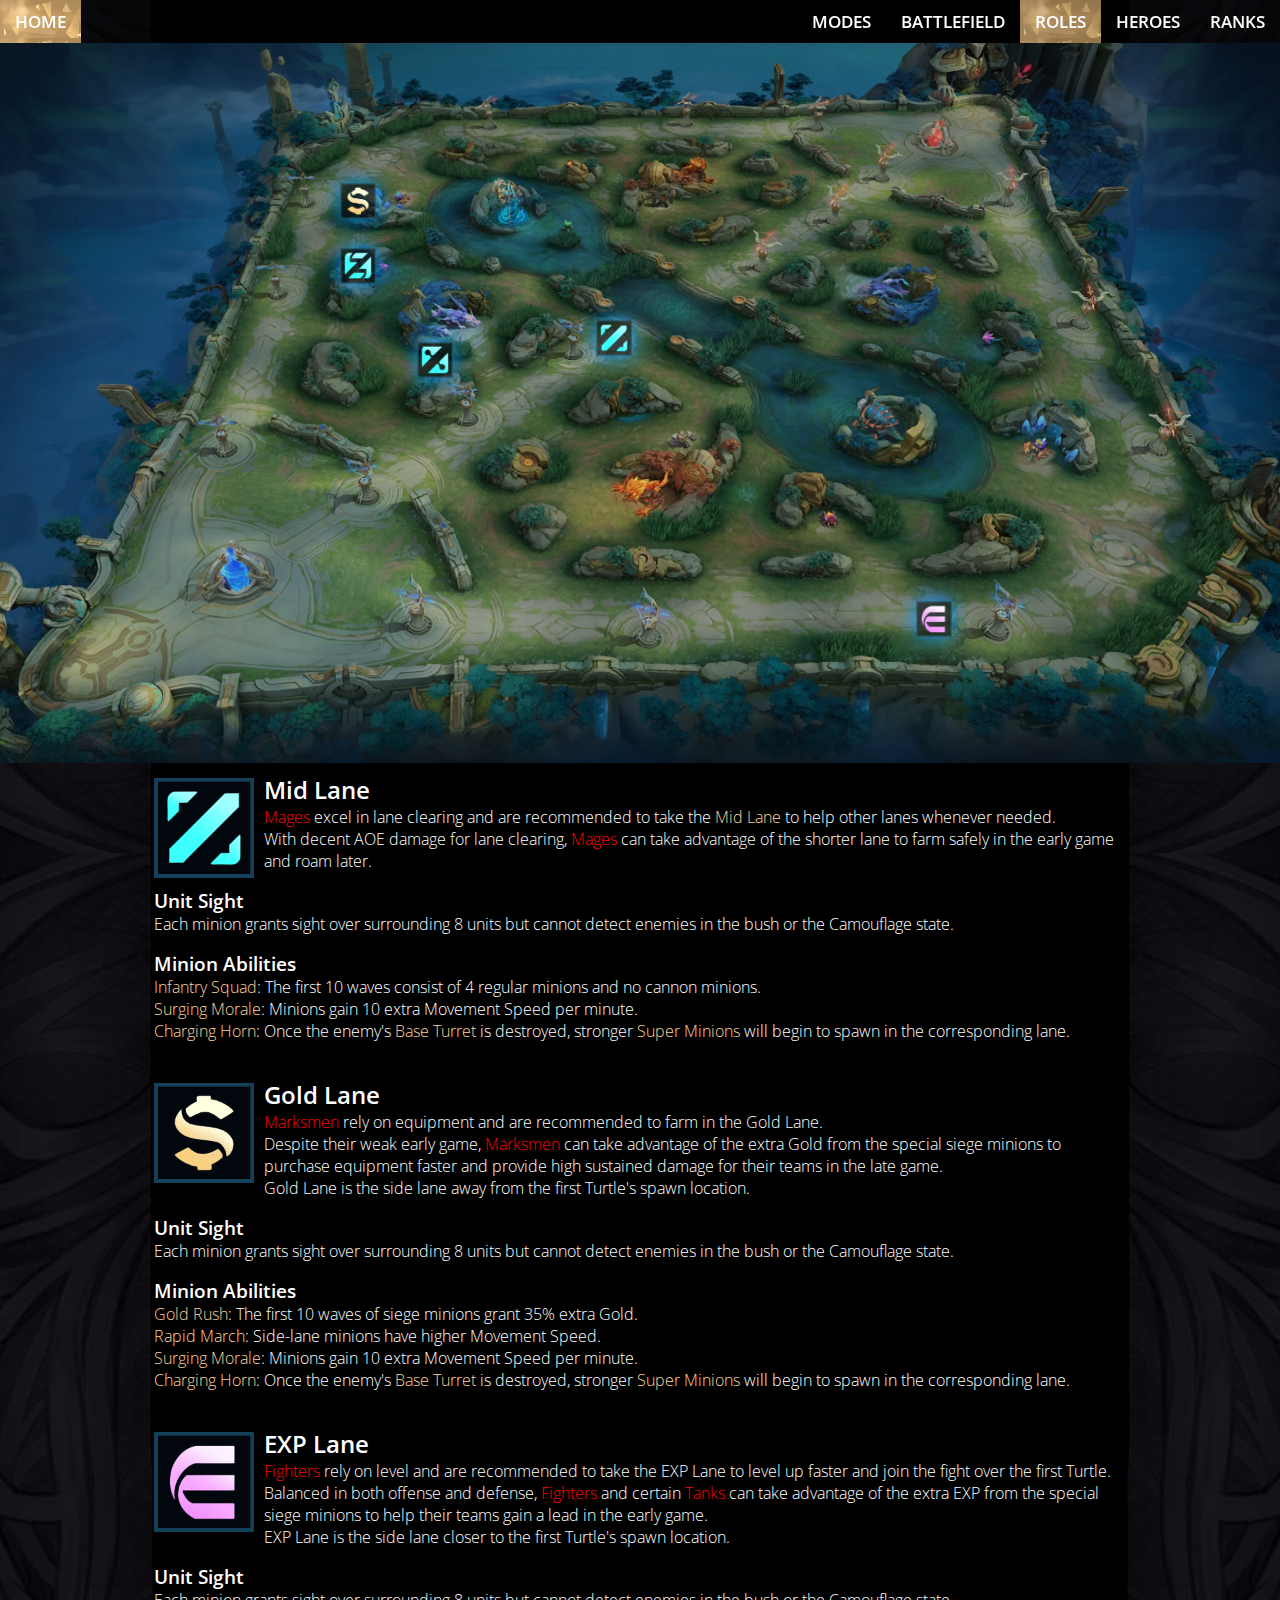
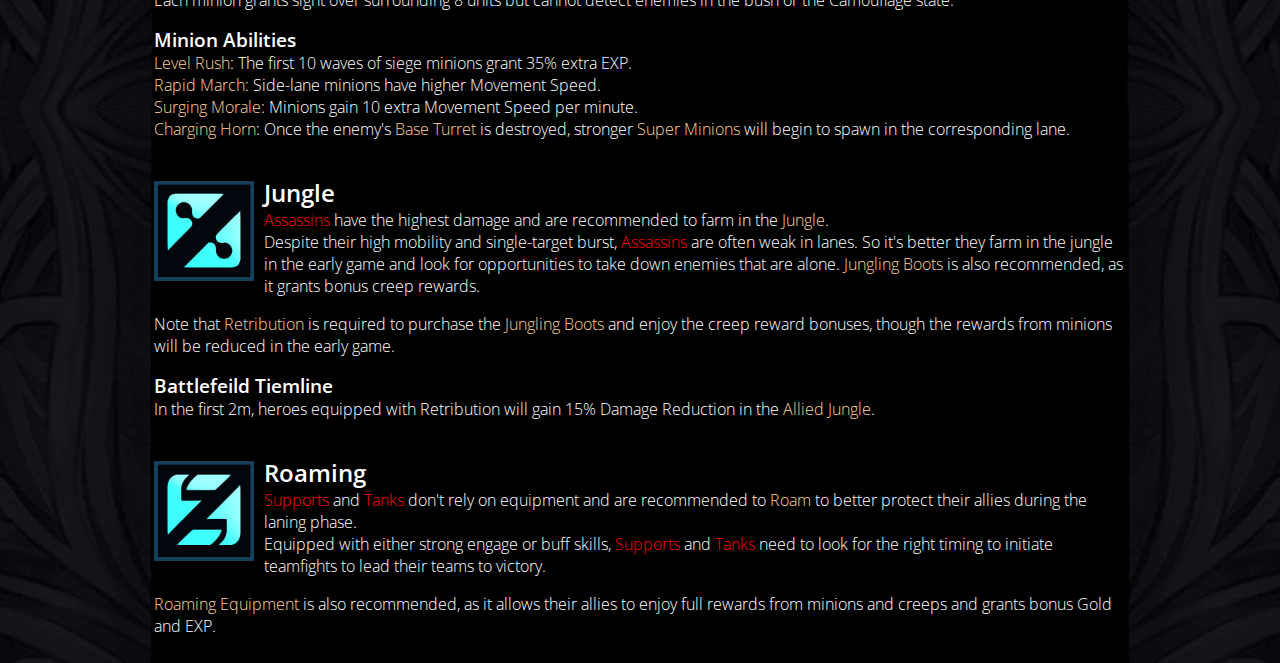
<file: roles.html>
<!DOCTYPE html>
<html lang="en">
  <head>
    <meta charset="UTF-8" />
    <meta name="author" content="Mylana Herasymenko" />
    <meta name="description" content="Strona zaliczeniowa" />
    <meta name="keywords" content="MLBB, mobile legends, game" />
    <meta name="viewport" content="width=device-width, initial-scale=1.0" />

    <title>Roles</title>
    <link rel="icon" type="image/x-icon" href="images/favicon.png" />
    <link rel="stylesheet" href="./style_roles.css" />
    <link rel="stylesheet" href="style_general.css" />
    <link rel="preconnect" href="https://fonts.googleapis.com" />
    <link rel="preconnect" href="https://fonts.gstatic.com" crossorigin />
    <link
      href="https://fonts.googleapis.com/css2?family=Lobster&family=Open+Sans:wght@300;400;600&family=Playfair+Display:wght@400;700;900&family=Roboto:wght@100;300;400;700&display=swap"
      rel="stylesheet"
    />
  </head>
  <body>
    <nav class="navbar">
      <ul>
        <li id="home">
          <a href="./index.html">Home</a>
        </li>
        <li><a href="./ranks.html">Ranks</a></li>
        <li><a href="./heroes.html">Heroes</a></li>
        <li class="active"><a href="./roles.html">Roles</a></li>
        <li><a href="./battlefeild.html">Battlefield</a></li>
        <li><a href="./modes.html">Modes</a></li>
      </ul>
    </nav>
    <!-- navbar -->
    <div class="resizableWindow" id="main">
      <div id="battlefeild">
        <a href="#gold"
          ><img
            class="map_animation"
            id="gold_b"
            src="images/lines/gold.png"
            alt="gold lane"
        /></a>
        <a href="#exp"
          ><img
            class="map_animation"
            id="exp_b"
            src="images/lines/exp.png"
            alt="exp lane"
        /></a>
        <a href="#jgl"
          ><img
            class="map_animation"
            id="jgl_b"
            src="images/lines/jgl.png"
            alt="jungle"
        /></a>
        <a href="#mid"
          ><img
            class="map_animation"
            id="mid_b"
            src="images/lines/mid.png"
            alt="mid lane"
        /></a>
        <a href="#roam"
          ><img
            class="map_animation"
            id="roam_b"
            src="images/lines/roam.png"
            alt="roam"
        /></a>
      </div>
      <!-- line icons -->
    </div>
    <div id="text">
      <div class="container">
        <div>
          <a id="mid"
            ><img class="icon" src="images/lines/mid.png" alt="mid lane" />
          </a>
          <h2>Mid Lane</h2>
          <p>
            <span class="red">Mages</span> excel in lane clearing and are
            recommended to take the <span class="yellow">Mid Lane</span> to help
            other lanes whenever needed.
            <br />
            With decent AOE damage for lane clearing,
            <span class="red">Mages</span>
            can take advantage of the shorter lane to farm safely in the early
            game and roam later.
          </p>
        </div>
        <div>
          <h3>Unit Sight</h3>
          <p>
            Each minion grants sight over surrounding 8 units but cannot detect
            enemies in the bush or the Camouflage state.
          </p>
          <h3>Minion Abilities</h3>
          <p>
            <span class="yellow">Infantry Squad</span>: The first 10 waves
            consist of 4 regular minions and no cannon minions.
            <br />
            <span class="yellow">Surging Morale</span>: Minions gain 10 extra
            Movement Speed per minute.
            <br />
            <span class="yellow">Charging Horn</span>: Once the enemy's
            <span class="yellow">Base Turret</span> is destroyed, stronger
            <span class="yellow">Super Minions</span> will begin to spawn in the
            corresponding lane.
          </p>
        </div>
      </div>
      <!-- mid -->

      <div class="container">
        <div>
          <a id="gold"
            ><img class="icon" src="images/lines/gold.png" alt="gold lane"
          /></a>

          <h2>Gold Lane</h2>
          <p>
            <span class="red">Marksmen</span> rely on equipment and are
            recommended to farm in the Gold Lane.
            <br />
            Despite their weak early game,
            <span class="red">Marksmen</span> can take advantage of the extra
            Gold from the special siege minions to purchase equipment faster and
            provide high sustained damage for their teams in the late game.
            <br />
            Gold Lane is the side lane away from the first Turtle's spawn
            location.
          </p>
        </div>
        <div>
          <h3>Unit Sight</h3>
          <p>
            Each minion grants sight over surrounding 8 units but cannot detect
            enemies in the bush or the Camouflage state.
          </p>
          <h3>Minion Abilities</h3>
          <p>
            <span class="yellow">Gold Rush</span>: The first 10 waves of siege
            minions grant 35% extra Gold.
            <br />
            <span class="yellow">Rapid March</span>: Side-lane minions have
            higher Movement Speed.
            <br />
            <span class="yellow">Surging Morale</span>: Minions gain 10 extra
            Movement Speed per minute.
            <br />
            <span class="yellow">Charging Horn</span>: Once the enemy's
            <span class="yellow">Base Turret</span> is destroyed, stronger
            <span class="yellow">Super Minions</span> will begin to spawn in the
            corresponding lane.
          </p>
        </div>
      </div>

      <!-- gold -->
      <div class="container">
        <div>
          <a id="exp">
            <img class="icon" src="images/lines/exp.png" alt="exp lane" />
          </a>
          <h2>EXP Lane</h2>
          <p>
            <span class="red">Fighters</span> rely on level and are recommended
            to take the EXP Lane to level up faster and join the fight over the
            first Turtle. Balanced in both offense and defense,
            <span class="red">Fighters</span> and certain
            <span class="red">Tanks</span> can take advantage of the extra EXP
            from the special siege minions to help their teams gain a lead in
            the early game.
            <br />
            EXP Lane is the side lane closer to the first Turtle's spawn
            location.
          </p>
        </div>
        <div>
          <h3>Unit Sight</h3>
          <p>
            Each minion grants sight over surrounding 8 units but cannot detect
            enemies in the bush or the Camouflage state.
          </p>
          <h3>Minion Abilities</h3>
          <p>
            <span class="yellow">Level Rush</span>: The first 10 waves of siege
            minions grant 35% extra EXP.
            <br />
            <span class="yellow">Rapid March</span>: Side-lane minions have
            higher Movement Speed.
            <br />
            <span class="yellow">Surging Morale</span>: Minions gain 10 extra
            Movement Speed per minute.
            <br />
            <span class="yellow">Charging Horn</span>: Once the enemy's
            <span class="yellow">Base Turret</span> is destroyed, stronger
            <span class="yellow">Super Minions</span> will begin to spawn in the
            corresponding lane.
          </p>
        </div>
      </div>
      <!-- exp -->
      <div class="container">
        <div>
          <a id="jgl"
            ><img class="icon" src="images/lines/jgl.png" alt="jungle"
          /></a>
          <h2>Jungle</h2>
          <p>
            <span class="red">Assassins</span> have the highest damage and are
            recommended to farm in the <span class="yellow">Jungle</span>.
            <br />
            Despite their high mobility and single-target burst,
            <span class="red">Assassins</span> are often weak in lanes. So it's
            better they farm in the jungle in the early game and look for
            opportunities to take down enemies that are alone.
            <span class="yellow">Jungling Boots</span> is also recommended, as
            it grants bonus creep rewards.
          </p>
          <p>
            Note that <span class="yellow">Retribution</span> is required to
            purchase the <span class="yellow">Jungling Boots</span> and enjoy
            the creep reward bonuses, though the rewards from minions will be
            reduced in the early game.
          </p>
        </div>
        <div>
          <h3>Battlefeild Tiemline</h3>
          <p>
            In the first 2m, heroes equipped with Retribution will gain 15%
            Damage Reduction in the <span class="yellow">Allied Jungle</span>.
          </p>
        </div>
      </div>
      <!-- jgl -->
      <div class="container">
        <div>
          <a id="roam">
            <img class="icon" src="images/lines/roam.png" alt="roam" />
          </a>
          <h2>Roaming</h2>
          <p>
            <span class="red">Supports</span> and
            <span class="red">Tanks</span> don't rely on equipment and are
            recommended to <span class="yellow">Roam</span> to better protect
            their allies during the laning phase.
            <br />
            Equipped with either strong engage or buff skills,
            <span class="red">Supports</span> and
            <span class="red">Tanks</span>
            need to look for the right timing to initiate teamfights to lead
            their teams to victory.
          </p>
          <p>
            <span class="yellow">Roaming Equipment</span> is also recommended,
            as it allows their allies to enjoy full rewards from minions and
            creeps and grants bonus Gold and EXP.
          </p>
        </div>
      </div>
      <!-- roam -->
    </div>
    <!-- main -->
    
    <script src="script.js"></script>
  </body>
</html>
</file>
<file: style_home.css>
body {
  background-image: url("./images/bg3_v2.jpg");
  background-size: cover;
  background-repeat: no-repeat;
  background-position: center;
}

#main {
  width: 100%;
  /* margin: auto; */
  text-align: center;
}

#logo {
  width: 50%;
  /* margin: auto; */
  margin-top: 115px;
}

#text {
  width: 66%;
  margin: 40px auto;
  background: rgba(0, 0, 0, 0.5);
  color: white;
  font-size: 20px;
  font-weight: 300;
  /* height: auto; */
  padding: 50px 0;

  border-radius: 25px;
}

p {
  width: 83%;
  margin: auto;
}

#para1 {
  margin-bottom: 25px;
}

#dynamicDate {
  margin-bottom: 15px;
}

@media (max-width: 705px) {
  #text {
    width: 75%;
    font-size: 15px;
  }
}

@media (max-width: 450px) {
  #logo {
    margin-top: 70px;
  }

  #text {
    width: 85%;
  }
}
</file>
<file: style_general.css>
body {
  width: 100%;
  margin: 0;
  background-color: black;
  background-size: cover;
  background-repeat: no-repeat;
  background-attachment: fixed;
  font-family: "Open Sans", sans-serif;
  overflow-x: hidden;
  color: white;
}

.navbar {
  background: rgba(0, 0, 0, 0.5);
  position: fixed;
  top: 0;
  left: 0px;
  width: 100%;
  height: auto;
  text-transform: uppercase;
  font-size: 17px;
  /* font-size: 2vw; */
  font-weight: 600;
  z-index: 5;
}

.navbar ul {
  list-style-type: none;
  margin: 0;
  padding: 0;
  /* overflow: hidden; */
  /* height: 42px; */
}
li {
  float: right;
}

#home {
  float: left;
}

.navbar a {
  display: block;
  color: white;
  text-align: center;
  padding: 10px 15px;
  text-decoration: none;
}

.navbar a:hover {
  background-image: url("images/nav_bg.jpg");
  background-color: #b69361;
}

.navbar .active {
  background-image: url("images/nav_bg_active.jpg");
  background-color: #b69361;
}

#battlefeild {
  position: relative;
  /* margin-left: -9px; */
  /* z-index: -5; */
  background-image: url("images/battlefield.jpg");
  background-size: cover;
  width: 100%;
  height: 100%;
}

.red {
  color: red;
}

.yellow {
  color: rgb(283, 210, 154);
}

.orange {
  color: rgb(248, 163, 31);
}

.green {
  color: rgb(83, 199, 129);
}

.true_yellow {
  color: rgb(255, 230, 0);
}

.blue {
  color: rgb(94, 237, 244);
}

.purple {
  color: rgb(140, 129, 235);
}

@media (max-width: 590px) {
  .navbar {
    font-size: 11px;
  }

  /* .navbar a {
    padding: 10px 7px;
  } */
}

@media (max-width: 450px) {
  .navbar {
    font-size: 11px;
  }

  .navbar a {
    padding: 10px 7px;
  }
}

@media (max-width: 380px) {
  .navbar {
    font-size: 10px;
  }

  .navbar a {
    padding: 5px 5px;
  }
}
</file>
<file: style_battlefeild.css>
body {
  background-image: url("./images/bg4.jpg");
  background-size: cover;
  background-repeat: repeat-y;
}

#main {
  margin-top: 43px;
  width: 100%;
  /* resize: both; */
  box-sizing: border-box;
  overflow: hidden;
  /* z-index: -6; */
}
#battlefeild img {
  height: 4.2%;
  aspect-ratio: 1/1;

  z-index: 2;
  position: absolute;
  transform: translate(-50%, -50%);
}
#orange_b {
  top: 65%;
  left: 50%;
}

#purple_b {
  top: 41%;
  left: 36%;
}

#golem_b {
  top: 24%;
  left: 52%;
}

#beetle_b {
  top: 69%;
  left: 65%;
}

#lizard_b {
  top: 44%;
  left: 77%;
}

#crab_b {
  top: 59%;
  left: 81%;
}

#lord_b {
  top: 25%;
  left: 40%;
}

#turtle_b {
  top: 55%;
  left: 68%;
}

#speed_b {
  top: 29%;
  left: 44%;
}

#creeps {
  width: 77.5%;
  margin: auto;
  display: flex;
  flex-direction: column;
}

/* #text div {
  padding: 10px;
} */

.icon {
  width: 45%;
  margin-right: 10px;
  margin-top: 5px;

  float: left;
}

h2 {
  margin-top: 0;
  margin-bottom: 0;
  font-weight: 600;
}

h3 {
  margin: 0;
  font-weight: 600;
}
p {
  margin-top: 0;
  font-weight: 300;
}

.container {
  padding: 10px;
}

.map_animation {
  border-radius: 50%;
  box-shadow: 0 0 20px rgba(0, 150, 255, 1); /* Initial shadow */
  animation: shadowAnimation 1.2s infinite alternate; /* Animation properties */
}

@keyframes shadowAnimation {
  0% {
    box-shadow: 0 0 20px rgba(0, 150, 255, 1);
  }
  100% {
    box-shadow: 0 0 20px rgba(0, 150, 255, 0);
  }
}

a {
  color: white;
  text-decoration: none;
}

.red {
  color: red;
}

.yellow {
  color: rgb(283, 210, 154);
}

@media (max-width: 590px) {
  body {
    background-image: none;
  }

  #main {
    margin-top: 36px;
  }

  #creeps {
    width: 85%;
  }

  #battlefeild img {
    height: 7%;
  }

  .icon {
    width: 49%;
  }
}

@media (max-width: 380px) {
  #main {
    margin-top: 24px;
  }
}
</file>
<file: style_heroes.css>
* {
  box-sizing: border-box;
}

body {
  /* background-image: url("/images/bg2.png");
  background-size: cover;
  background-repeat: no-repeat;
  background-position: center; */
  background-image: linear-gradient(rgb(35, 38, 50), rgb(49, 81, 150));
}

#main {
  margin-top: 43px;
  display: flex;
  flex-direction: row;
  align-items: stretch;
  /* justify-content: start; */
  /* height: 100vh; */
}

#role {
  width: 20%;

  /* min-width: 144px; */

  /* margin-right: 15px; */
  /* border-top: 1px rgb(68, 148, 192) solid;
  border-right: 1px rgb(68, 148, 192) solid; */
}

#role > p {
  margin: 0;
  padding: 15px 20px;
  width: 100%;
  text-align: end;

  /* font-size: large; */
  color: rgb(165, 221, 252);
  border-bottom: 1px rgb(68, 148, 192) solid;
}

#role > p:hover {
  cursor: pointer;
}

.active_p {
  background-image: linear-gradient(
    to right,
    rgba(68, 148, 192, 0),
    rgb(44, 115, 154)
  );
}

#tank {
  display: block;
}

#fighter,
#assassin,
#mm,
#mage,
#supp {
  display: none;
}

img {
  vertical-align: middle;
}

#slider {
  width: 80%;
}

/* Slideshow container */
.slideshow-container {
  /* max-width: 1000px; */
  width: 100%;
  position: relative;
  margin: auto;
}

/* Next & previous buttons */
.prev,
.next {
  cursor: pointer;
  position: absolute;
  top: 50%;
  width: auto;
  padding: 16px;
  margin-top: -22px;
  color: rgb(165, 221, 252);
  font-weight: bold;
  font-size: 18px;
  transition: 0.6s ease;
  border-radius: 0 3px 3px 0;
  user-select: none;
}

/* Position the "next button" to the right */
.next {
  right: 0;
  border-radius: 3px 0 0 3px;
}

/* On hover, add a black background color with a little bit see-through */
.prev:hover,
.next:hover {
  background-color: rgba(0, 0, 0, 0.7);
}

/* Caption text */
.text {
  color: rgb(165, 221, 252);
  font-size: 19px;
  padding: 8px 12px;
  position: absolute;
  bottom: 0;
  width: 100%;
  text-align: center;
  background-image: linear-gradient(
    to top,
    rgba(0, 0, 0, 0.9),
    rgba(0, 0, 0, 0)
  );
}

/* Fading animation */
.fade {
  animation-name: fade;
  animation-duration: 1.5s;
}

@keyframes fade {
  from {
    opacity: 0.4;
  }
  to {
    opacity: 1;
  }
}

@media (max-width: 590px) {
  #main {
    margin-top: 36px;
  }
}

@media (max-width: 820px) {
  #main {
    flex-direction: column;
  }

  #role {
    width: 100%;
  }

  #role > p {
    padding: 7px 15px;
    font-size: 14px;
    text-align: center;
  }

  #slider {
    width: 100%;
  }

  .text {
    font-size: 14px;
  }
}

@media (max-width: 380px) {
  #main {
    margin-top: 24px;
  }

  .prev,
  .next {
    font-size: 15px;
    padding: 14px;
  }
}
</file>
<file: style_modes.css>
body {
  background-image: url("./images/bg4.jpg");
  background-size: cover;
  background-repeat: repeat-y;
}

#main {
  width: 75%;
  margin: auto;
  margin-top: 43px;
}

h1 {
  color: rgb(212, 176, 124);
}

@media (max-width: 590px) {
  body {
    background-image: none;
  }

  #main {
    margin-top: 36px;
    width: 85%;
  }
}
</file>
<file: style_ranks.css>
body {
  background-image: linear-gradient(rgb(35, 38, 50), rgb(49, 81, 150));
}

#main {
  margin: auto;
  margin-top: 42px;
  width: 95%;
}

.icon {
  width: 8.7vw;
  aspect-ratio: 1/1;
}
.star {
  width: 0.7vw;
}

#new,
#old {
  display: grid;
  grid-template-columns: auto auto auto auto auto auto auto auto auto auto auto auto auto auto auto auto auto auto auto;

  align-items: center;
  justify-content: center;
}

#new,
#old > p {
  text-align: center;
  font-size: 1.2vw;
}

#form {
  background: rgba(0, 0, 0, 0.8);
  border-radius: 25px;

  width: 50%;

  margin: 35px auto;

  padding: 30px;

  text-align: center;
}

#form > h2 {
  margin: 0;
  font-size: 40px;
}

#form > h3 {
  margin: 0;
  margin-bottom: 15px;
  margin-top: 5px;
  font-size: 25px;
}

input {
  margin: 8px;
  height: 20px;
  font-size: 12px;

  background-color: rgb(212, 176, 124);
  border-color: rgb(154, 118, 74);
  border-style: solid;
  border-radius: 5px;
}

button {
  margin: 10px;
  padding: 10px;

  font-weight: 600;
  font-size: 15px;
  color: white;

  cursor: pointer;

  background-image: url("./images/nav_bg_active.jpg");
  border: none;
  border-radius: 8px;
}

#animation {
  margin: auto;
  width: 50%;
}
canvas {
  width: 100%;

  /* height: auto; */
}

@media (max-width: 705px) {
  #animation {
    width: 75%;
  }
  #form {
    width: 75%;
  }

  #form h2 {
    font-size: 30px;
  }

  #form h3 {
    font-size: 17px;
  }

  label {
    font-size: 15px;
  }

  #new,
  #old > p {
    font-size: 1.8vw;
  }
}
</file>
<file: style_roles.css>
body {
  background-image: url("./images/bg4.jpg");
  background-size: cover;
  background-repeat: repeat-y;
}

#main {
  margin-top: 43px;
  width: 100%;
  /* resize: both; */
  box-sizing: border-box;
  overflow: hidden;
  /* z-index: -6; */
}
#battlefeild img {
  height: 5%;
  aspect-ratio: 1/1;

  z-index: 2;
  position: absolute;
  transform: translate(-50%, -50%);
}
#gold_b {
  top: 22%;
  left: 28%;
}

#roam_b {
  top: 31%;
  left: 28%;
}

#jgl_b {
  top: 44%;
  left: 34%;
}

#mid_b {
  top: 41%;
  left: 48%;
}

#exp_b {
  top: 80%;
  left: 73%;
}

#text {
  width: 77.5%;
  margin: auto;
}

/* #text div {
  padding: 10px;
} */

.icon {
  height: 100px;
  margin-right: 10px;
  margin-top: 5px;

  float: left;
}

h2 {
  margin-top: 0;
  margin-bottom: 0;
  font-weight: 600;
}

h3 {
  margin: 0;
  font-weight: 600;
}
p {
  margin-top: 0;
  font-weight: 300;
}

.container {
  padding: 10px;
}

.map_animation {
  box-shadow: 0 0 20px rgba(0, 150, 255, 1); /* Initial shadow */
  animation: shadowAnimation 1.2s infinite alternate; /* Animation properties */
}

@keyframes shadowAnimation {
  0% {
    box-shadow: 0 0 20px rgba(0, 150, 255, 1);
  }
  100% {
    box-shadow: 0 0 20px rgba(0, 150, 255, 0);
  }
}

a {
  color: white;
  text-decoration: none;
}

.red {
  color: red;
}

.yellow {
  color: rgb(283, 210, 154);
}

@media (max-width: 590px) {
  body {
    background-image: none;
  }

  #main {
    margin-top: 35px;
  }

  #text {
    width: 85%;
  }

  #battlefeild img {
    height: 9%;
  }
}

@media (max-width: 380px) {
  #main {
    margin-top: 24px;
  }
}
</file>
